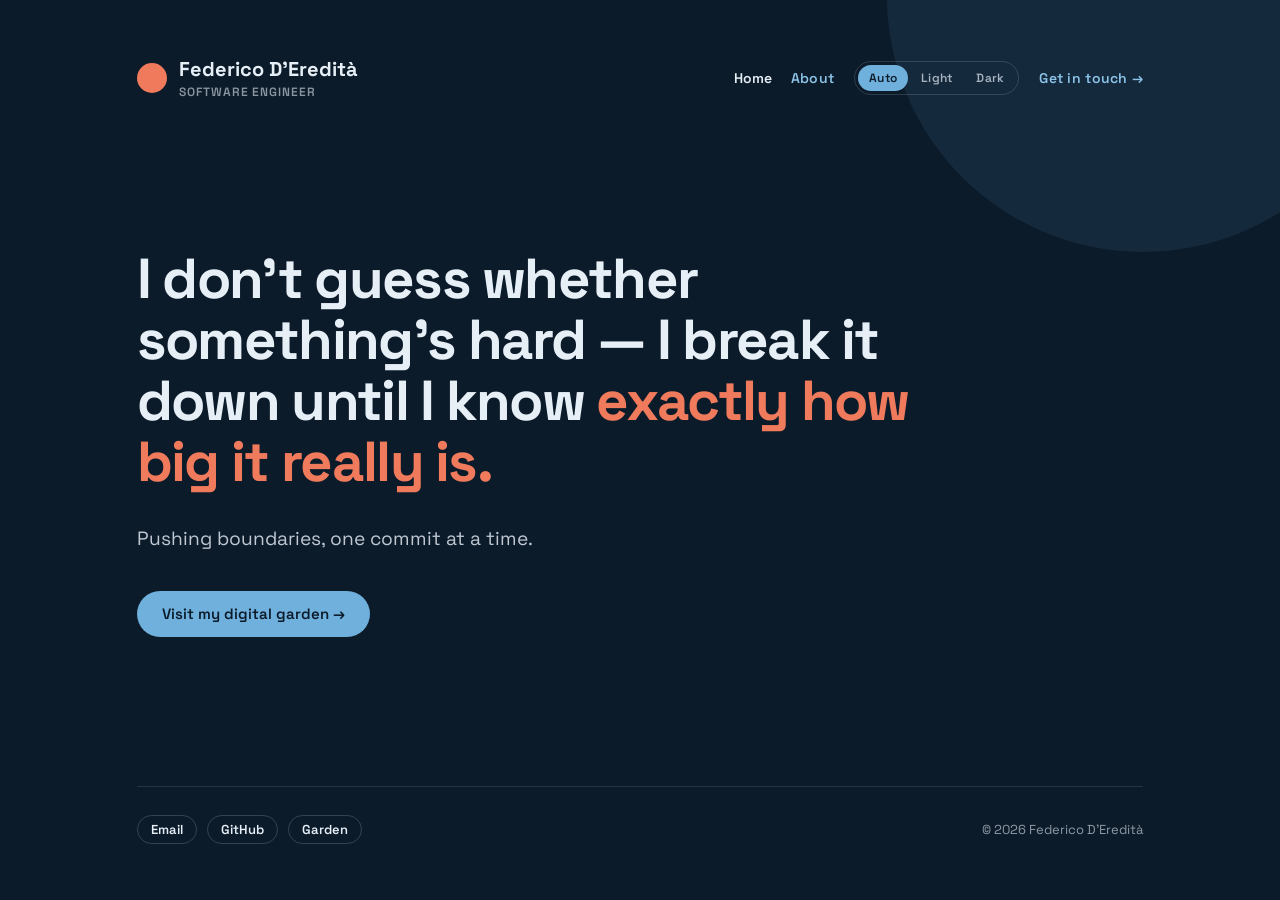
<file: index.html>
<!doctype html>
<html lang="en" data-theme="tramontana" data-warm="coral">
<head>
  <meta charset="utf-8">
  <meta name="viewport" content="width=device-width, initial-scale=1">
  <title>Federico D&rsquo;Eredit&agrave;</title>
  <meta name="description" content="Federico D&rsquo;Eredit&agrave; is a software engineer who breaks problems down before estimating them &mdash; freelance work, projects, and a digital garden of notes.">
  <link rel="canonical" href="https://me.federicod.dev/">
  <meta property="og:type" content="website">
  <meta property="og:site_name" content="Federico D&rsquo;Eredit&agrave;">
  <meta property="og:locale" content="en_US">
  <meta property="og:url" content="https://me.federicod.dev/">
  <meta property="og:title" content="Federico D&rsquo;Eredit&agrave;">
  <meta property="og:description" content="Software engineer who breaks problems down before estimating them &mdash; freelance work, projects, and a digital garden of notes.">
  <meta property="og:image" content="https://me.federicod.dev/og-image.png">
  <meta property="og:image:width" content="1200">
  <meta property="og:image:height" content="630">
  <meta name="twitter:card" content="summary_large_image">
  <meta name="twitter:title" content="Federico D&rsquo;Eredit&agrave;">
  <meta name="twitter:description" content="Software engineer who breaks problems down before estimating them &mdash; freelance work, projects, and a digital garden of notes.">
  <meta name="twitter:image" content="https://me.federicod.dev/og-image.png">
  <link rel="icon" href="/favicon.svg" type="image/svg+xml">
  <link rel="icon" href="/icon-32.png" sizes="32x32" type="image/png">
  <link rel="apple-touch-icon" href="/apple-touch-icon.png">
  <link rel="manifest" href="/site.webmanifest">
  <meta name="theme-color" content="#d2553f">
  <link rel="preconnect" href="https://fonts.googleapis.com">
  <link rel="preconnect" href="https://fonts.gstatic.com" crossorigin>
  <link rel="stylesheet" href="https://fonts.googleapis.com/css2?family=Space+Grotesk:wght@400;500;600;700&display=swap">
  <script src="assets/theme-early.js"></script>
  <link rel="stylesheet" href="assets/site.css">
  <script defer src="https://analytics.federicod.dev/script.js" data-website-id="8143f530-ffbe-4854-a8dc-8281a14aa5e6"></script>
</head>
<body>
  <main class="page">
    <span class="deco" aria-hidden="true"></span>

    <header class="top">
      <span class="brand"><span class="mark"></span><span class="id">Federico D&rsquo;Eredit&agrave;<span class="role">Software Engineer</span></span></span>
      <div class="right">
        <nav class="nav-links">
          <a href="index.html" aria-current="page">Home</a>
          <a href="about.html">About</a>
        </nav>
        <div class="seg" role="group" aria-label="Color theme">
          <button type="button" data-mode-btn="auto">Auto</button>
          <button type="button" data-mode-btn="light">Light</button>
          <button type="button" data-mode-btn="dark">Dark</button>
        </div>
        <a class="contact" href="mailto:me@federicod.dev">Get in touch &rarr;</a>
      </div>
    </header>

    <section class="hero">
      <h1 class="title">I don&rsquo;t guess whether something&rsquo;s hard &mdash; I break it down until I know <span class="accent">exactly how big it really is.</span></h1>
      <p class="lead">Pushing boundaries, one commit at a time.</p>
      <div class="actions">
        <a class="btn btn-primary" href="https://garden.federicod.dev">Visit my digital garden &rarr;</a>
      </div>
    </section>

    <footer class="foot">
      <nav class="links">
        <a class="tag" href="mailto:me@federicod.dev">Email</a>
        <a class="tag" href="https://github.com/maxiride" rel="me">GitHub</a>
        <a class="tag" href="https://garden.federicod.dev">Garden</a>
      </nav>
      <span class="copyright">&copy; <span id="year">2026</span> Federico D&rsquo;Eredit&agrave;</span>
    </footer>
  </main>
  <script src="assets/theme-ui.js"></script>
</body>
</html>
</file>
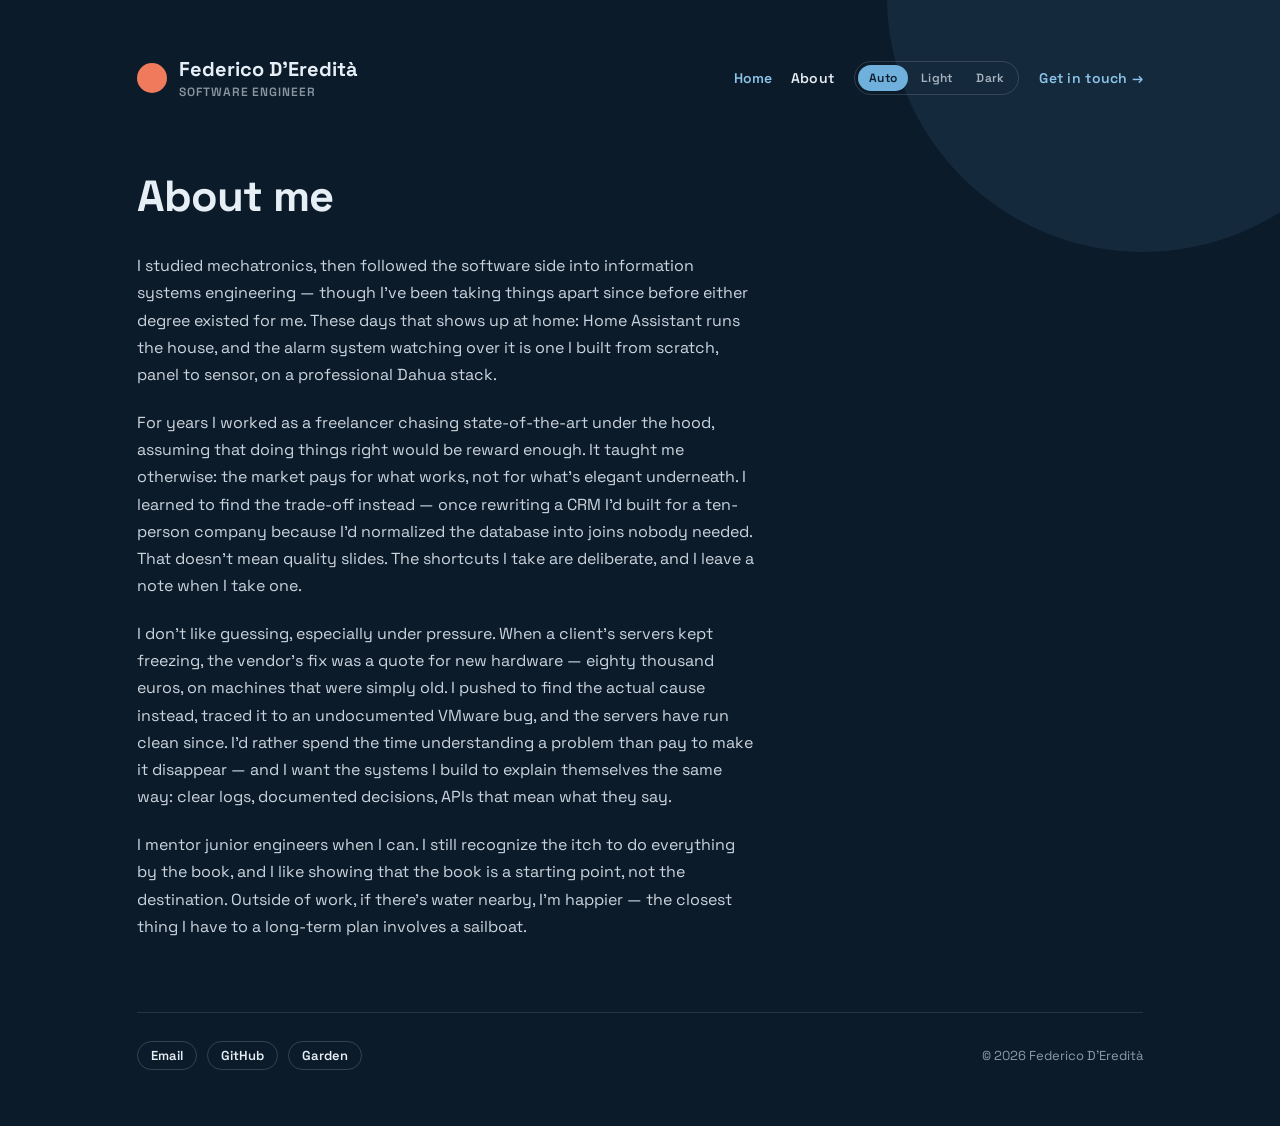
<file: about.html>
<!doctype html>
<html lang="en" data-theme="tramontana" data-warm="coral">
<head>
  <meta charset="utf-8">
  <meta name="viewport" content="width=device-width, initial-scale=1">
  <title>About &mdash; Federico D&rsquo;Eredit&agrave;</title>
  <meta name="description" content="How a mechatronics engineer ended up in software: freelancing lessons on trade-offs, tracing an undocumented VMware bug, mentoring, and life by the water.">
  <link rel="canonical" href="https://me.federicod.dev/about.html">
  <meta property="og:type" content="website">
  <meta property="og:site_name" content="Federico D&rsquo;Eredit&agrave;">
  <meta property="og:locale" content="en_US">
  <meta property="og:url" content="https://me.federicod.dev/about.html">
  <meta property="og:title" content="About &mdash; Federico D&rsquo;Eredit&agrave;">
  <meta property="og:description" content="How a mechatronics engineer ended up in software: freelancing lessons on trade-offs, tracing an undocumented VMware bug, mentoring, and life by the water.">
  <meta property="og:image" content="https://me.federicod.dev/og-image.png">
  <meta property="og:image:width" content="1200">
  <meta property="og:image:height" content="630">
  <meta name="twitter:card" content="summary_large_image">
  <meta name="twitter:title" content="About &mdash; Federico D&rsquo;Eredit&agrave;">
  <meta name="twitter:description" content="How a mechatronics engineer ended up in software: freelancing lessons on trade-offs, tracing an undocumented VMware bug, mentoring, and life by the water.">
  <meta name="twitter:image" content="https://me.federicod.dev/og-image.png">
  <link rel="icon" href="/favicon.svg" type="image/svg+xml">
  <link rel="icon" href="/icon-32.png" sizes="32x32" type="image/png">
  <link rel="apple-touch-icon" href="/apple-touch-icon.png">
  <link rel="manifest" href="/site.webmanifest">
  <meta name="theme-color" content="#d2553f">
  <link rel="preconnect" href="https://fonts.googleapis.com">
  <link rel="preconnect" href="https://fonts.gstatic.com" crossorigin>
  <link rel="stylesheet" href="https://fonts.googleapis.com/css2?family=Space+Grotesk:wght@400;500;600;700&display=swap">
  <script src="assets/theme-early.js"></script>
  <link rel="stylesheet" href="assets/site.css">
  <script defer src="https://analytics.federicod.dev/script.js" data-website-id="8143f530-ffbe-4854-a8dc-8281a14aa5e6"></script>
</head>
<body>
  <main class="page">
    <span class="deco" aria-hidden="true"></span>

    <header class="top">
      <span class="brand"><span class="mark"></span><span class="id">Federico D&rsquo;Eredit&agrave;<span class="role">Software Engineer</span></span></span>
      <div class="right">
        <nav class="nav-links">
          <a href="index.html">Home</a>
          <a href="about.html" aria-current="page">About</a>
        </nav>
        <div class="seg" role="group" aria-label="Color theme">
          <button type="button" data-mode-btn="auto">Auto</button>
          <button type="button" data-mode-btn="light">Light</button>
          <button type="button" data-mode-btn="dark">Dark</button>
        </div>
        <a class="contact" href="mailto:me@federicod.dev">Get in touch &rarr;</a>
      </div>
    </header>

    <article class="prose">
      <h1>About me</h1>
      <p>I studied mechatronics, then followed the software side into information systems engineering &mdash; though I&rsquo;ve been taking things apart since before either degree existed for me. These days that shows up at home: Home Assistant runs the house, and the alarm system watching over it is one I built from scratch, panel to sensor, on a professional Dahua stack.</p>
      <p>For years I worked as a freelancer chasing state-of-the-art under the hood, assuming that doing things right would be reward enough. It taught me otherwise: the market pays for what works, not for what&rsquo;s elegant underneath. I learned to find the trade-off instead &mdash; once rewriting a CRM I&rsquo;d built for a ten-person company because I&rsquo;d normalized the database into joins nobody needed. That doesn&rsquo;t mean quality slides. The shortcuts I take are deliberate, and I leave a note when I take one.</p>
      <p>I don&rsquo;t like guessing, especially under pressure. When a client&rsquo;s servers kept freezing, the vendor&rsquo;s fix was a quote for new hardware &mdash; eighty thousand euros, on machines that were simply old. I pushed to find the actual cause instead, traced it to an undocumented VMware bug, and the servers have run clean since. I&rsquo;d rather spend the time understanding a problem than pay to make it disappear &mdash; and I want the systems I build to explain themselves the same way: clear logs, documented decisions, APIs that mean what they say.</p>
      <p>I mentor junior engineers when I can. I still recognize the itch to do everything by the book, and I like showing that the book is a starting point, not the destination. Outside of work, if there&rsquo;s water nearby, I&rsquo;m happier &mdash; the closest thing I have to a long-term plan involves a sailboat.</p>
    </article>

    <footer class="foot">
      <nav class="links">
        <a class="tag" href="mailto:me@federicod.dev">Email</a>
        <a class="tag" href="https://github.com/maxiride" rel="me">GitHub</a>
        <a class="tag" href="https://garden.federicod.dev">Garden</a>
      </nav>
      <span class="copyright">&copy; <span id="year">2026</span> Federico D&rsquo;Eredit&agrave;</span>
    </footer>
  </main>
  <script src="assets/theme-ui.js"></script>
</body>
</html>
</file>
<file: assets/site.css>
/* Palettes — sea & sky with a warm sun. Switch with data-theme on <html>. */
:root, [data-theme="tramontana"] {
  --color-bg: #fdfefe;   /* white sail */
  --color-text: #0d2135;
  --color-accent: #14568c;
  --color-accent-700: #114a7a;
  --color-accent-800: #0b3557;
  --sun: #d2553f;               /* coral — a later, redder sun */
  --deco: #d7e8f5;              /* pale wave */
  --btn-fg: #ffffff;
}
[data-theme="libeccio"] {
  --color-bg: #e4eff7;
  --color-text: #0b2032;
  --color-accent: #0f4c7a;
  --color-accent-700: #0d4267;
  --color-accent-800: #08304c;
  --sun: #e07a2c;
  --deco: #c2ddef;
  --btn-fg: #ffffff;
}
[data-theme="grecale"] {
  --color-bg: #ffffff;
  --color-text: #16324a;
  --color-accent: #12508f;
  --color-accent-700: #0f4478;
  --color-accent-800: #0a3157;
  --sun: #e8853a;
  --deco: #9fc9e8;
  --btn-fg: #ffffff;
}
[data-theme="alba"] {
  --color-bg: #f1f8f8;   /* sea foam */
  --color-text: #14313a;
  --color-accent: #2a7f8b;      /* deep teal water */
  --color-accent-700: #24707b;
  --color-accent-800: #1a555e;
  --sun: #e2704d;               /* sunrise coral */
  --deco: #ffddc9;              /* low sun glow */
  --btn-fg: #ffffff;
}
[data-theme="maestrale"] {
  --color-bg: #102435;   /* dusk sea */
  --color-text: #e9f2f8;
  --color-accent: #efa159;
  --color-accent-700: #f3b47c;
  --color-accent-800: #f8cba1;
  --sun: #83c6d8;
  --deco: #1b3c55;
  --btn-fg: #10243a;
}
[data-theme="organic"] {
  --color-bg: #f5ead8;   /* cream & terracotta */
  --color-text: #201e1d;
  --color-accent: #c67139;
  --color-accent-700: #8c491a;
  --color-accent-800: #643312;
  --sun: #c67139;
  --deco: #e1eecc;
  --btn-fg: #ffffff;
}
/* Dusk counterpart of tramontana — applied via data-mode="dark" */
[data-mode="dark"] {
  --color-bg: #0c1b2a;
  --color-text: #e6eef6;
  --color-accent: #6fb0dd;
  --color-accent-700: #8cc3e8;
  --color-accent-800: #a9d3ef;
  --deco: #15293d;
  --btn-fg: #0c1b2a;
  color-scheme: dark;
}
[data-mode="dark"][data-warm="coral"]  { --sun: #f07a5c; }
[data-mode="dark"][data-warm="sunset"] { --sun: #ef9146; }
[data-mode="dark"][data-warm="brass"]  { --sun: #d6a53a; }

/* Warm accent — the only warm note on the page. Set data-warm. */
[data-warm="sunset"] { --sun: #d9741f; }   /* true complement of the navy */
[data-warm="brass"]  { --sun: #b07b17; }   /* rope & brass, higher contrast */
[data-warm="coral"]  { --sun: #d2553f; }   /* split-complement, later sun */
:root {
  --font-heading: "Space Grotesk", system-ui, sans-serif;
  --font-heading-weight: 700;
  --font-body: "Space Grotesk", system-ui, sans-serif;
}
* { box-sizing: border-box; }
html { scroll-behavior: smooth; }
body {
  margin: 0;
  background: var(--color-bg);
  color: var(--color-text);
  font-family: var(--font-body);
  text-wrap: pretty;
  overflow-x: clip;
  -webkit-font-smoothing: antialiased;
}
a { color: var(--color-accent-700); text-decoration: none; }
a:hover { color: var(--color-accent-800); }
::selection { background: color-mix(in srgb, var(--color-accent) 22%, transparent); }
:focus-visible { outline: 2px solid var(--color-accent); outline-offset: 2px; }

.page {
  position: relative;
  min-height: 100vh;
  max-width: 1160px;
  margin: 0 auto;
  display: flex;
  flex-direction: column;
  padding: clamp(28px, 5vw, 56px) clamp(24px, 6vw, 88px);
}
.deco {
  position: absolute;
  top: clamp(-260px, -22vw, -140px);
  right: clamp(-220px, -14vw, -120px);
  width: clamp(320px, 40vw, 520px);
  height: clamp(320px, 40vw, 520px);
  border-radius: 50%;
  background: var(--deco);
  z-index: -1;
  pointer-events: none;
}
.top { display: flex; align-items: center; justify-content: space-between; gap: 16px; flex-wrap: wrap; }
.brand {
  display: inline-flex; align-items: center; gap: 12px;
  font-family: var(--font-heading); font-weight: var(--font-heading-weight); font-size: 20px; color: var(--color-text);
}
.brand .mark { width: 30px; height: 30px; border-radius: 999px; background: var(--sun); flex-shrink: 0; }
.brand .id { display: flex; flex-direction: column; gap: 2px; }
.brand .role {
  font-family: var(--font-body); font-weight: 600; font-size: 12px;
  text-transform: uppercase; letter-spacing: 0.08em;
  color: color-mix(in srgb, var(--color-text) 58%, transparent);
}
.top .right { display: flex; align-items: center; gap: 20px; flex-wrap: wrap; }
.nav-links { display: flex; align-items: center; gap: 18px; }
.nav-links a { font-size: 14px; font-weight: 600; letter-spacing: 0.02em; }
.nav-links a[aria-current="page"] { color: var(--color-text); }
.seg {
  display: flex; align-items: center; gap: 2px; padding: 3px; border-radius: 999px;
  border: 1px solid color-mix(in srgb, var(--color-text) 15%, transparent);
}
.seg button {
  appearance: none; border: 0; cursor: pointer; font-family: var(--font-body);
  font-size: 12px; font-weight: 600; letter-spacing: 0.02em; padding: 5px 11px;
  border-radius: 999px; background: transparent;
  color: color-mix(in srgb, var(--color-text) 70%, transparent);
}
.seg button:hover { color: var(--color-text); }
.seg button[aria-pressed="true"] { background: var(--color-accent); color: var(--btn-fg); }
.top .contact { font-size: 14px; font-weight: 600; letter-spacing: 0.02em; }

.hero { flex: 1; display: flex; flex-direction: column; justify-content: center; padding: clamp(40px, 8vh, 96px) 0; }
.title {
  font-family: var(--font-heading); font-weight: var(--font-heading-weight);
  font-size: clamp(32px, 4.4vw, 60px);
  line-height: 1.08; letter-spacing: -0.03em; margin: 0; max-width: 24ch;
}
.title .accent { color: var(--sun); }
.lead {
  font-size: clamp(17px, 1.5vw, 21px); line-height: 1.6;
  color: color-mix(in srgb, var(--color-text) 82%, transparent);
  max-width: 46ch; margin: clamp(22px, 3.5vh, 34px) 0 0;
}
.actions { display: flex; flex-wrap: wrap; gap: 14px; margin-top: clamp(28px, 4vh, 44px); }
.btn {
  display: inline-flex; align-items: center; justify-content: center;
  padding: 13px 24px; border-radius: 999px; font-weight: 600; font-size: 15px;
  white-space: nowrap; line-height: 1.2;
  font-family: var(--font-body); cursor: pointer; border: 1.5px solid transparent; transition: background .15s, color .15s;
}
.btn-primary { background: var(--color-accent); color: var(--btn-fg); }
.btn-primary:hover { background: var(--color-accent-800); color: var(--btn-fg); }

/* About page prose */
.prose { flex: 1; padding: clamp(40px, 8vh, 88px) 0; max-width: 62ch; }
.prose h1 {
  font-family: var(--font-heading); font-weight: var(--font-heading-weight);
  font-size: clamp(28px, 3.4vw, 44px); line-height: 1.12; letter-spacing: -0.02em;
  margin: 0 0 clamp(22px, 3.5vh, 34px);
}
.prose p {
  font-size: clamp(16px, 1.2vw, 18px); line-height: 1.7;
  color: color-mix(in srgb, var(--color-text) 88%, transparent);
  margin: 0 0 1.3em;
}
.prose p:last-child { margin-bottom: 0; }

.foot {
  display: flex; flex-wrap: wrap; align-items: center; justify-content: space-between; gap: 16px 28px;
  padding-top: 28px; border-top: 1px solid color-mix(in srgb, var(--color-text) 12%, transparent);
}
.links { display: flex; flex-wrap: wrap; gap: 10px; }
.tag {
  display: inline-flex; align-items: center; padding: 5px 13px; border-radius: 999px;
  font-size: 13px; font-weight: 600;
  border: 1.5px solid color-mix(in srgb, var(--color-text) 18%, transparent); color: var(--color-text);
}
.tag:hover { background: color-mix(in srgb, var(--color-accent) 10%, transparent); color: var(--color-accent-800); }
.copyright { font-size: 13px; color: color-mix(in srgb, var(--color-text) 60%, transparent); }
</file>
